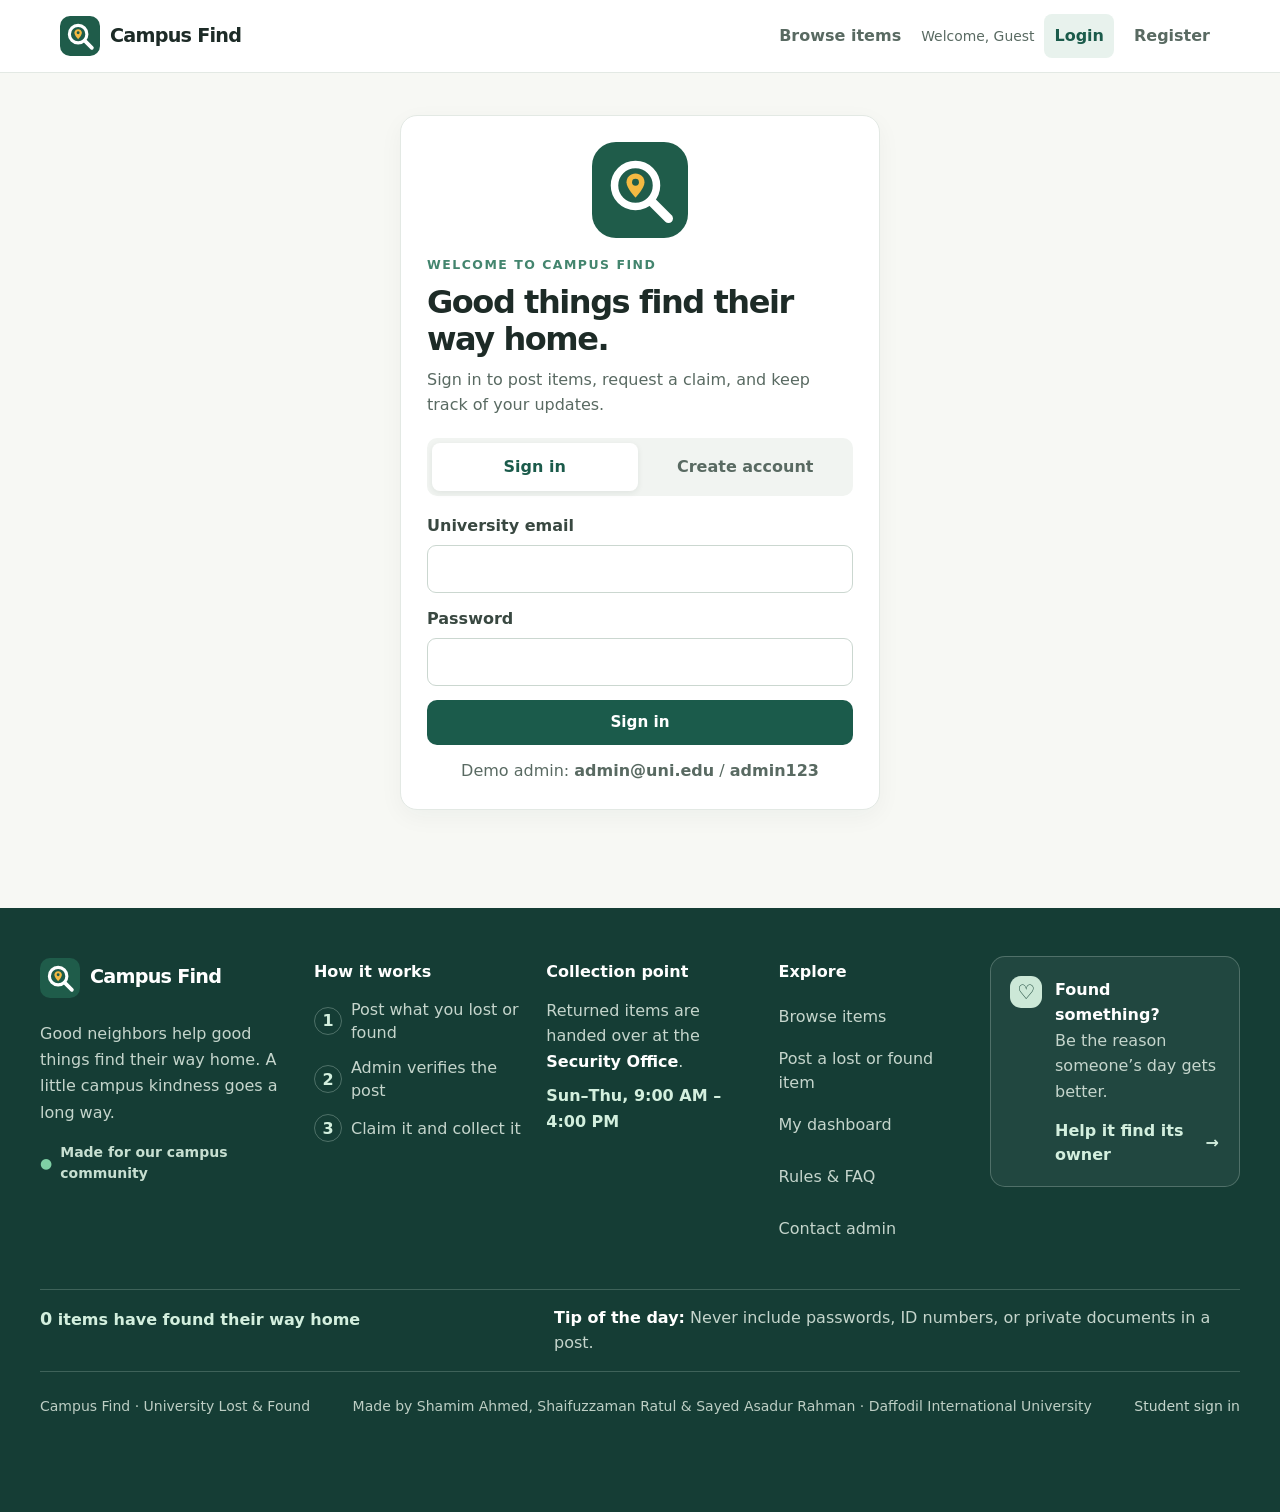
<file: admin.html>
<!doctype html>
<html lang="en">
<head>
  <meta charset="utf-8"><meta name="viewport" content="width=device-width, initial-scale=1">
  <title>Admin panel — Campus Find</title><link rel="icon" type="image/svg+xml" href="images/logo.svg"><link rel="stylesheet" href="css/style.css"><link rel="stylesheet" href="css/pages.css">
</head>
<body data-protected="admin">
  <div id="site-nav"></div>
  <main class="page-shell">
    <header class="page-heading"><p class="eyebrow">Campus Find administration</p><h1>Admin panel</h1><p>Review community posts and claim requests.</p></header>
    <section id="admin-stats" class="stats-grid" aria-label="Portal statistics"></section>
    <section class="admin-section"><div class="section-heading"><div><p class="eyebrow">Needs review</p><h2>Pending posts</h2></div></div><div id="pending-posts"></div></section>
    <section class="admin-section"><div class="section-heading"><div><p class="eyebrow">Owner requests</p><h2>Pending claims</h2></div></div><div id="pending-claims"></div></section>
    <section class="admin-section"><div class="section-heading"><div><p class="eyebrow">Community</p><h2>Users</h2></div></div><div id="admin-users"></div></section>
    <section class="admin-section"><div class="section-heading"><div><p class="eyebrow">Moderation</p><h2>All posts</h2></div></div><div id="all-admin-posts"></div></section>
  </main>
  <div id="site-footer"></div><div id="toast-region" class="toast-region" aria-live="polite"></div>
  <script defer src="js/locations.js"></script><script defer src="js/storage.js"></script><script defer src="js/auth.js"></script>
  <script defer src="js/main.js"></script><script defer src="js/admin.js"></script>
</body>
</html>
</file>
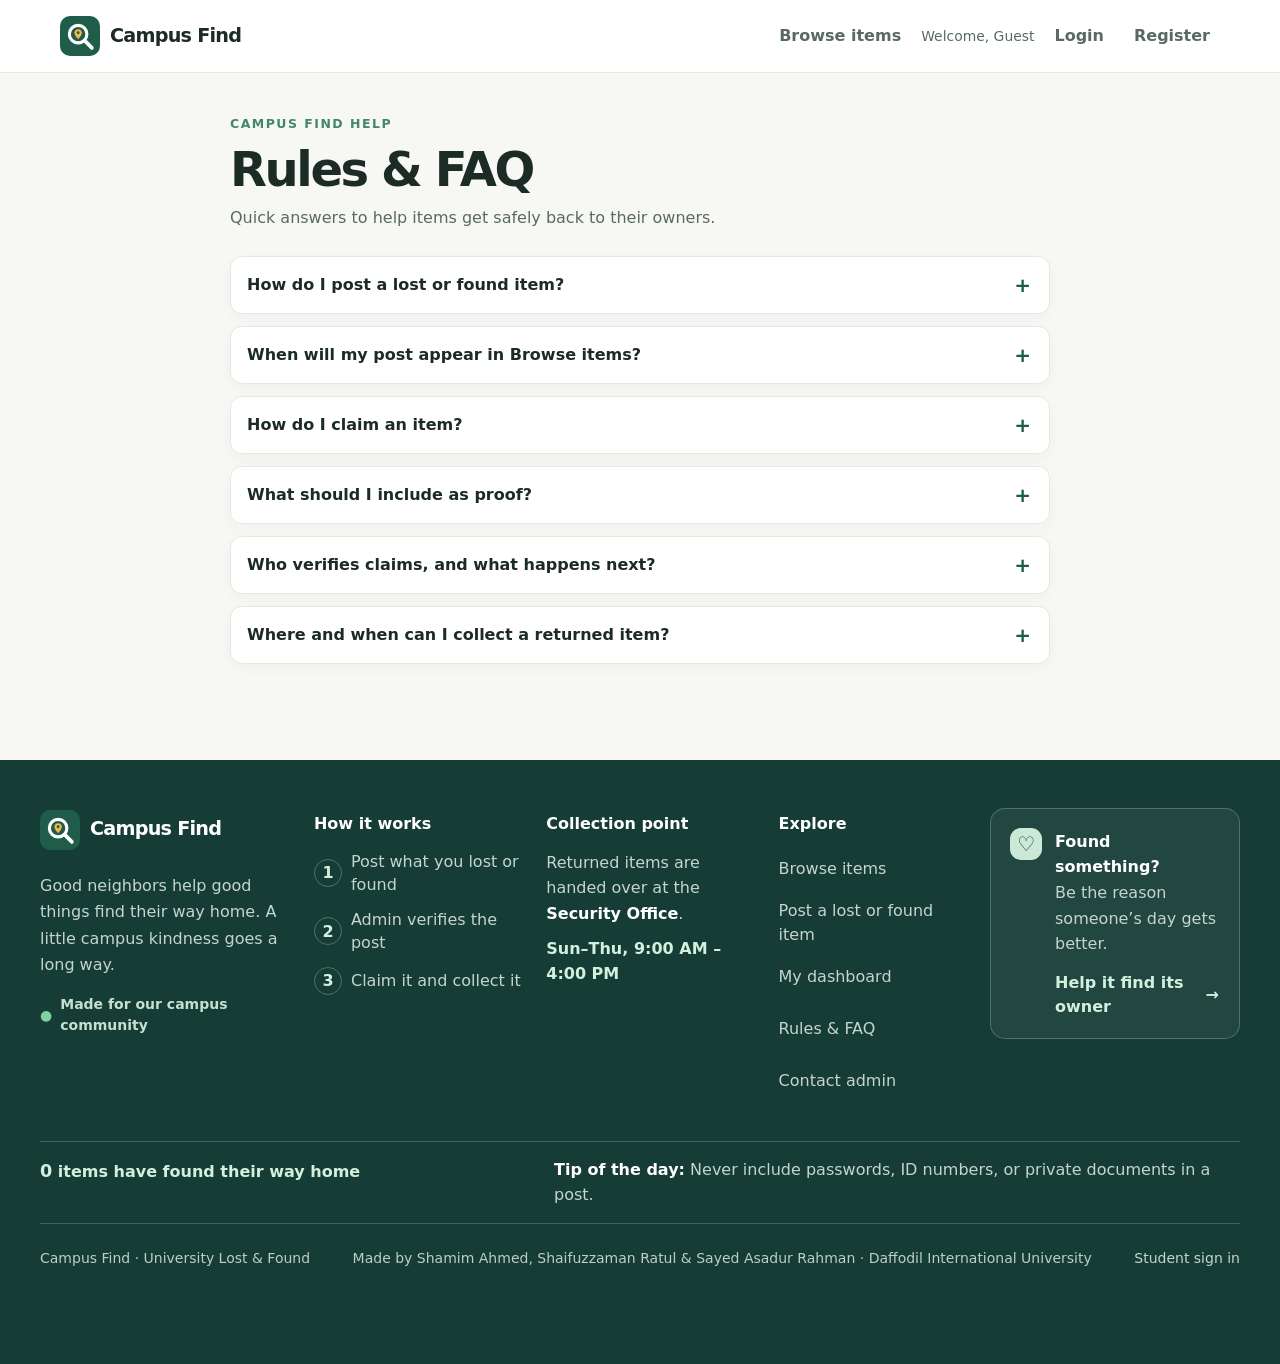
<file: faq.html>
<!doctype html>
<html lang="en">
<head>
  <meta charset="utf-8">
  <meta name="viewport" content="width=device-width, initial-scale=1">
  <meta name="theme-color" content="#153d35">
  <title>Rules &amp; FAQ — Campus Find</title>
  <link rel="icon" type="image/svg+xml" href="images/logo.svg">
  <link rel="stylesheet" href="css/style.css">
  <link rel="stylesheet" href="css/pages.css">
</head>
<body>
  <div id="site-nav"></div>
  <main class="page-shell narrow-shell">
    <header class="page-heading">
      <p class="eyebrow">Campus Find help</p>
      <h1>Rules &amp; FAQ</h1>
      <p>Quick answers to help items get safely back to their owners.</p>
    </header>
    <section class="faq-list" aria-label="Frequently asked questions">
      <details>
        <summary>How do I post a lost or found item?</summary>
        <p>Sign in, choose “Post an item,” and add the type, description, campus location, date, and contact number. A photo is optional. Posts stay private until an admin reviews them.</p>
      </details>
      <details>
        <summary>When will my post appear in Browse items?</summary>
        <p>Every new post is marked Pending and is visible only to you and the admin team. It appears publicly after an admin approves it.</p>
      </details>
      <details>
        <summary>How do I claim an item?</summary>
        <p>Open an approved item, sign in, and submit a claim with a contact number and proof that identifies it as yours. Include details that are not already shown in the public post.</p>
      </details>
      <details>
        <summary>What should I include as proof?</summary>
        <p>Describe a unique mark, an item kept inside, or another detail only the owner would know. Do not share passwords, full ID numbers, or other sensitive information.</p>
      </details>
      <details>
        <summary>Who verifies claims, and what happens next?</summary>
        <p>An admin makes the final decision after reviewing the claim. If approved, the item is marked Returned and other pending claims for it are rejected.</p>
      </details>
      <details>
        <summary>Where and when can I collect a returned item?</summary>
        <p>Returned items are handed over at the Security Office, Sunday through Thursday, 9:00 AM–4:00 PM. Contact the admin team if you need help arranging a collection.</p>
      </details>
    </section>
  </main>
  <div id="site-footer"></div>
  <div id="toast-region" class="toast-region" aria-live="polite"></div>
  <script defer src="js/locations.js"></script>
  <script defer src="js/storage.js"></script>
  <script defer src="js/auth.js"></script>
  <script defer src="js/main.js"></script>
</body>
</html>
</file>
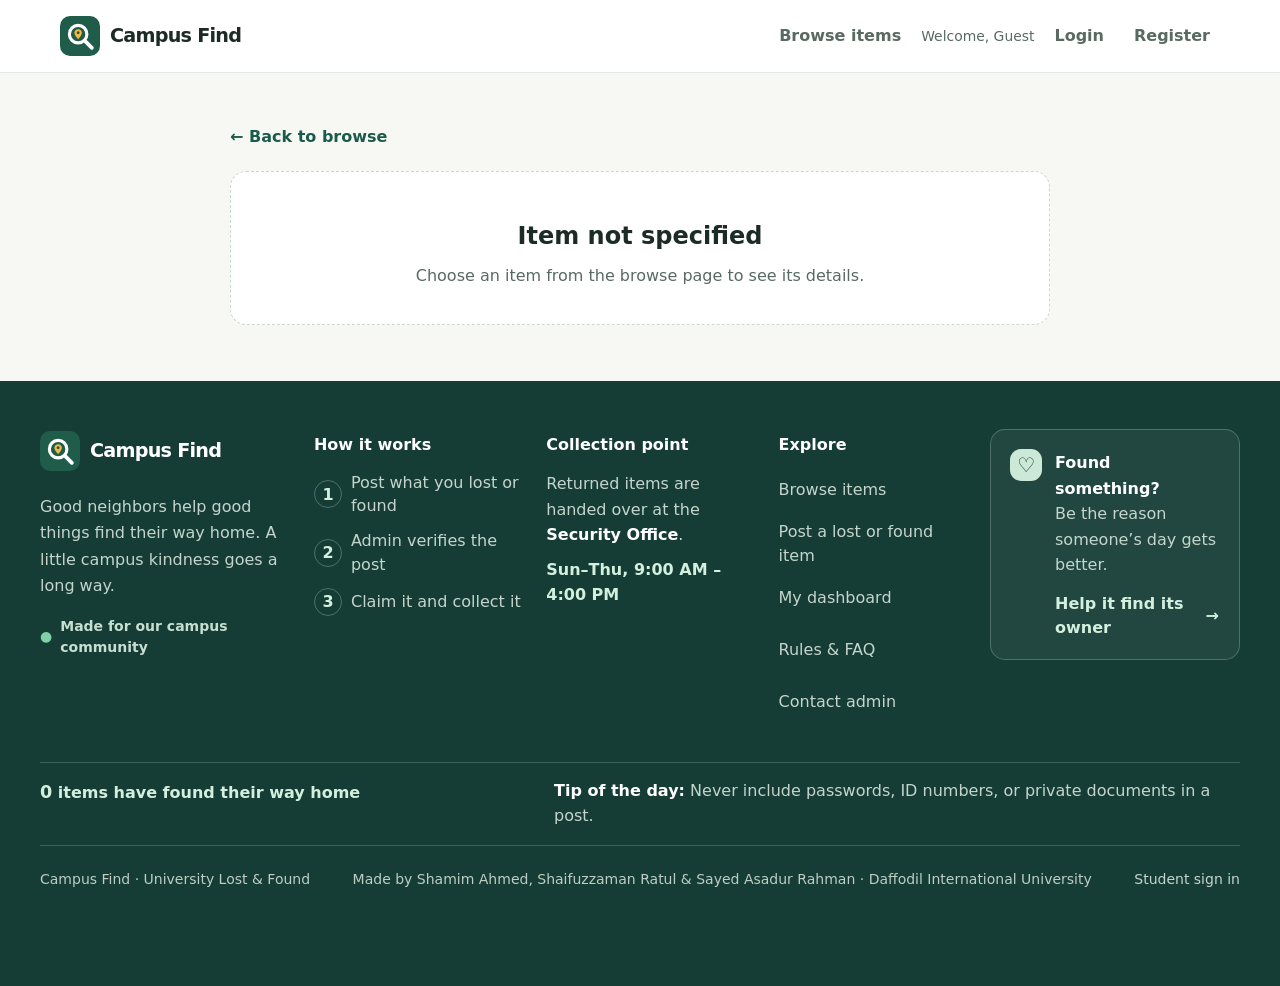
<file: item-details.html>
<!doctype html>
<html lang="en">
<head>
  <meta charset="utf-8"><meta name="viewport" content="width=device-width, initial-scale=1">
  <title>Item details — Campus Find</title><link rel="icon" type="image/svg+xml" href="images/logo.svg"><link rel="stylesheet" href="css/style.css"><link rel="stylesheet" href="css/pages.css">
</head>
<body>
  <div id="site-nav"></div>
  <main class="page-shell narrow-shell">
    <a class="back-link" href="items.html">← Back to browse</a>
    <div id="item-detail-root" aria-live="polite"></div>
  </main>
  <div id="site-footer"></div><div id="toast-region" class="toast-region" aria-live="polite"></div>
  <script defer src="js/locations.js"></script><script defer src="js/storage.js"></script><script defer src="js/auth.js"></script>
  <script defer src="js/main.js"></script><script defer src="js/claims.js"></script>
</body>
</html>
</file>
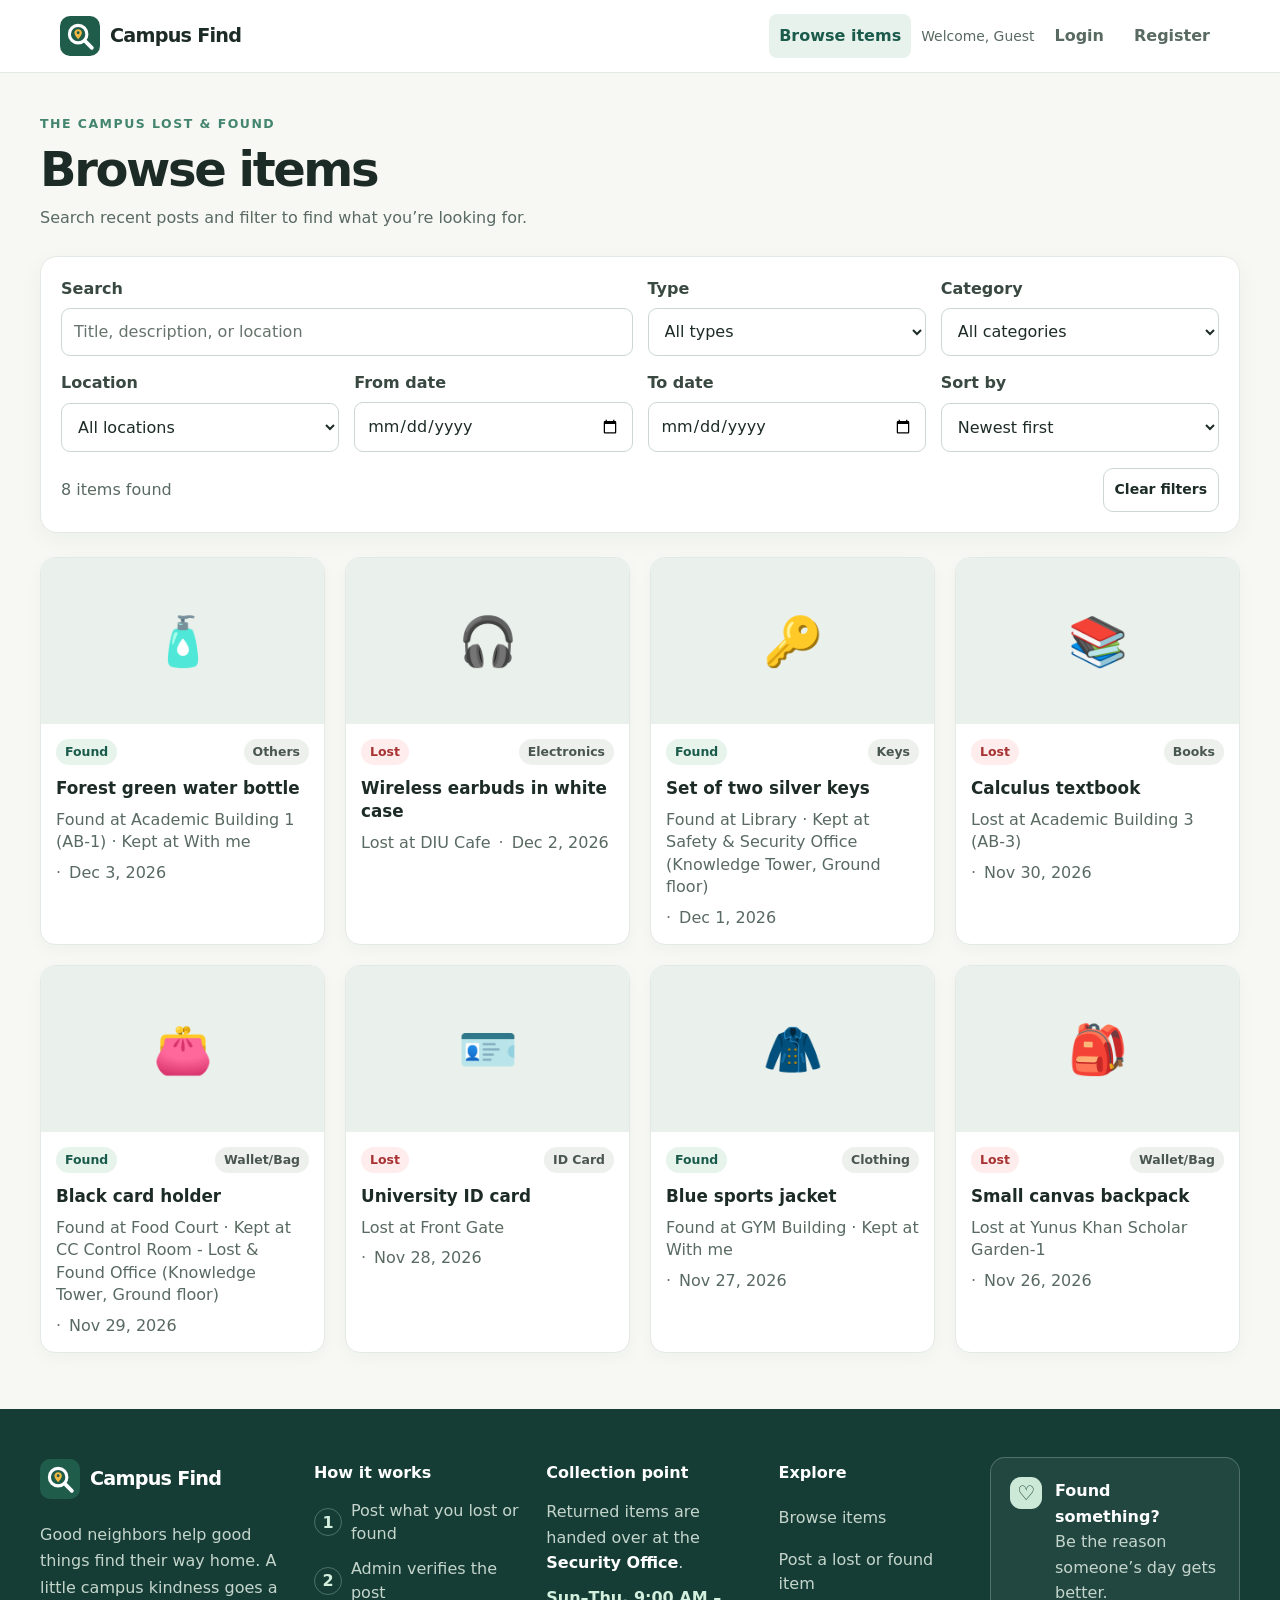
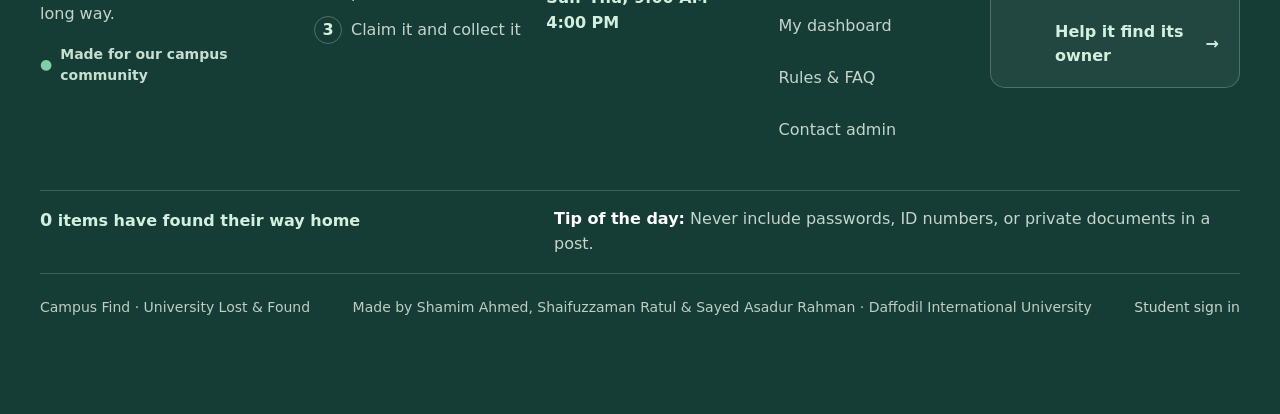
<file: items.html>
<!doctype html>
<html lang="en">
<head>
  <meta charset="utf-8"><meta name="viewport" content="width=device-width, initial-scale=1">
  <title>Browse items — Campus Find</title><link rel="icon" type="image/svg+xml" href="images/logo.svg"><link rel="stylesheet" href="css/style.css"><link rel="stylesheet" href="css/pages.css">
</head>
<body>
  <div id="site-nav"></div>
  <main class="page-shell">
    <header class="page-heading"><p class="eyebrow">The campus lost &amp; found</p><h1>Browse items</h1>
      <p>Search recent posts and filter to find what you’re looking for.</p></header>
    <section id="item-filter-panel" class="filter-panel" aria-label="Search and filter items">
      <button id="filters-toggle" class="filters-toggle" type="button" aria-expanded="false" aria-controls="filter-content">Filters</button>
      <div id="filter-content" class="filter-content">
        <div class="filter-grid">
          <div class="field field-wide"><label for="item-search">Search</label><input id="item-search" type="search" placeholder="Title, description, or location"></div>
          <div class="field"><label for="filter-type">Type</label><select id="filter-type"><option value="">All types</option><option>Lost</option><option>Found</option></select></div>
          <div class="field"><label for="filter-category">Category</label><select id="filter-category"><option value="">All categories</option><option>Electronics</option><option>ID Card</option><option>Books</option><option>Clothing</option><option>Keys</option><option>Wallet/Bag</option><option>Others</option></select></div>
          <div class="field"><label for="filter-location">Location</label><select id="filter-location"><option value="">All locations</option></select></div>
          <div class="field"><label for="filter-from">From date</label><input id="filter-from" type="date"></div>
          <div class="field"><label for="filter-to">To date</label><input id="filter-to" type="date"></div>
          <div class="field"><label for="filter-sort">Sort by</label><select id="filter-sort"><option value="newest">Newest first</option><option value="oldest">Oldest first</option></select></div>
        </div>
        <div class="filter-actions"><span id="results-count" class="muted"></span><button id="clear-filters" class="button button-outline button-small" type="button">Clear filters</button></div>
      </div>
    </section>
    <section><div id="all-items" class="item-grid" aria-live="polite"></div>
      <div id="items-empty" class="empty-state" hidden><span aria-hidden="true">🔎</span><h2>No items found</h2><p>Try changing your search or clearing some filters.</p></div>
    </section>
  </main>
  <div id="site-footer"></div><div id="toast-region" class="toast-region" aria-live="polite"></div>
  <script defer src="js/locations.js"></script><script defer src="js/storage.js"></script><script defer src="js/auth.js"></script>
  <script defer src="js/main.js"></script><script defer src="js/items.js"></script>
</body>
</html>
</file>
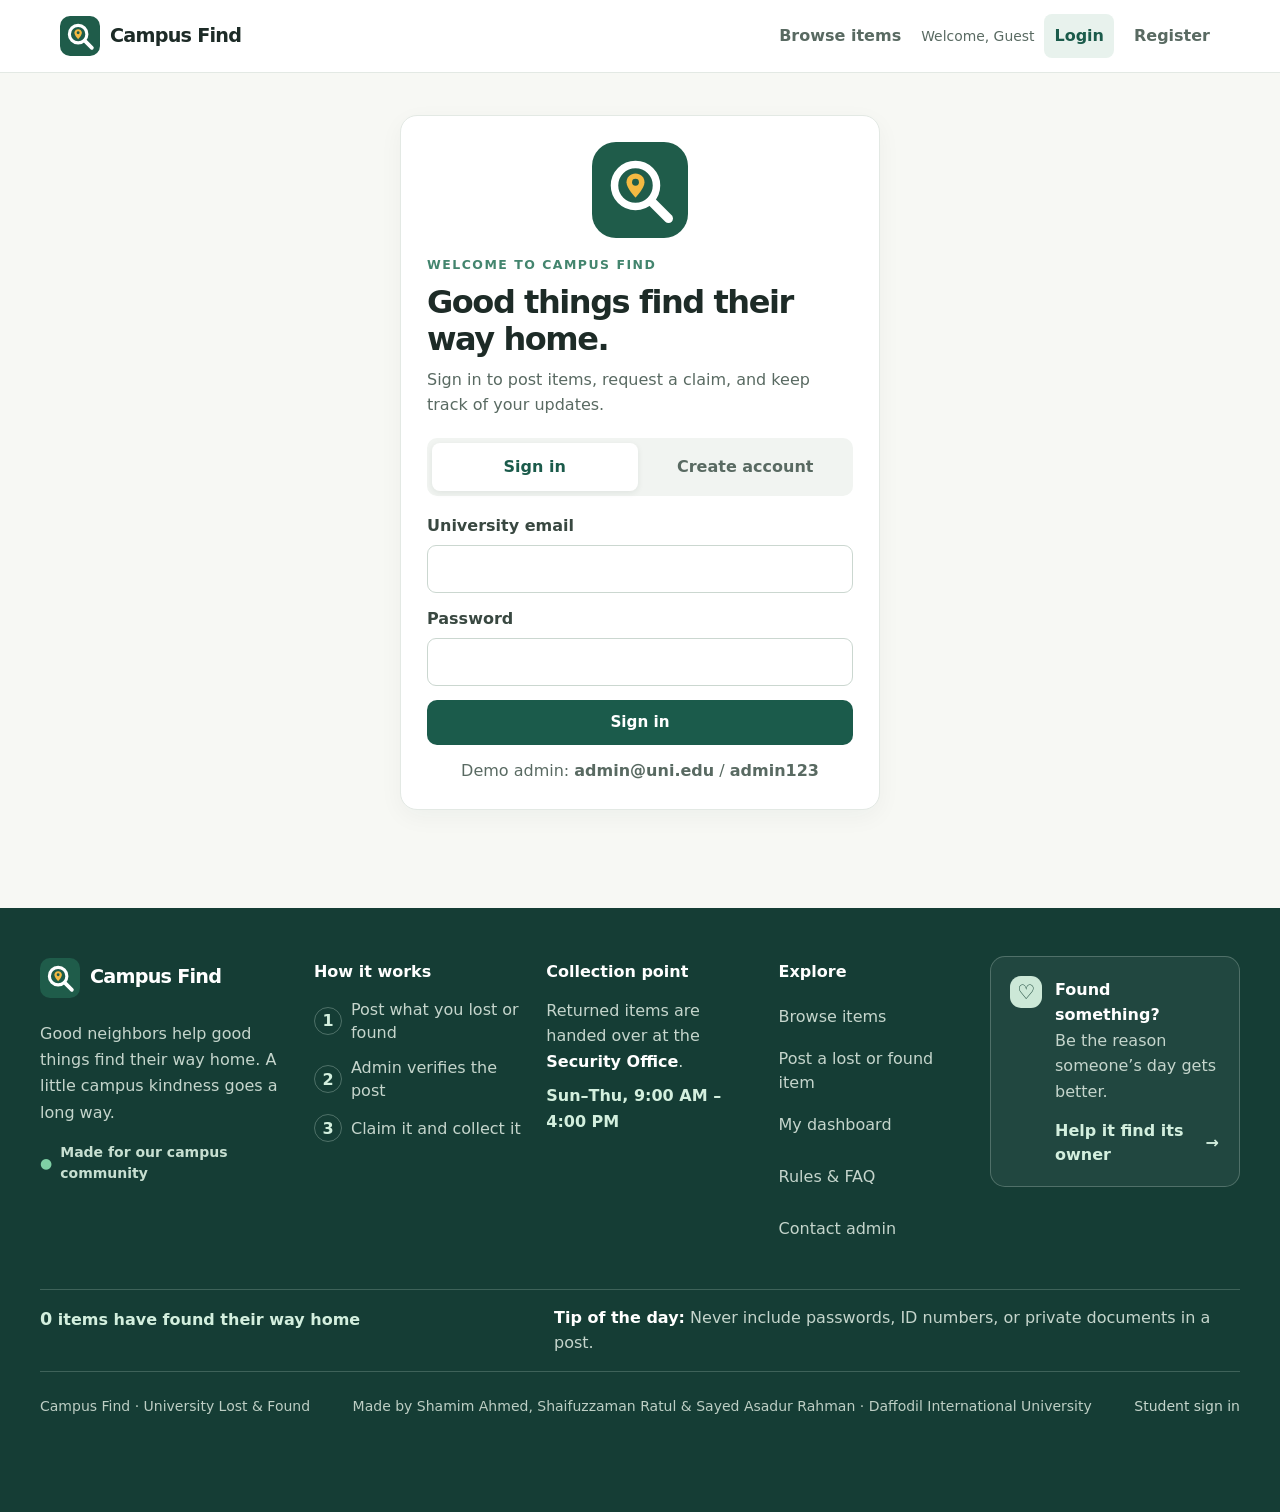
<file: login.html>
<!doctype html>
<html lang="en">
<head>
  <meta charset="utf-8"><meta name="viewport" content="width=device-width, initial-scale=1">
  <title>Sign in — Campus Find</title><link rel="icon" type="image/svg+xml" href="images/logo.svg"><link rel="stylesheet" href="css/style.css"><link rel="stylesheet" href="css/pages.css">
</head>
<body>
  <div id="site-nav"></div>
  <main class="auth-shell">
    <section class="auth-card">
      <img class="auth-logo" src="images/logo.svg" alt="Campus Find logo" width="96" height="96">
      <div class="auth-intro"><p class="eyebrow">Welcome to Campus Find</p><h1>Good things find their way home.</h1><p>Sign in to post items, request a claim, and keep track of your updates.</p></div>
      <div class="auth-tabs" role="tablist" aria-label="Account options"><button id="login-tab" class="auth-tab active" role="tab" aria-selected="true" aria-controls="login-panel">Sign in</button><button id="register-tab" class="auth-tab" role="tab" aria-selected="false" aria-controls="register-panel">Create account</button></div>
      <form id="login-panel" class="auth-form" role="tabpanel" novalidate>
        <div id="login-error" class="form-error" role="alert" hidden></div>
        <div class="field"><label for="login-email">University email</label><input id="login-email" type="email" required autocomplete="email"></div>
        <div class="field"><label for="login-password">Password</label><input id="login-password" type="password" required autocomplete="current-password"></div>
        <button class="button button-primary button-full" type="submit">Sign in</button>
        <p class="demo-hint">Demo admin: <strong>admin@uni.edu</strong> / <strong>admin123</strong></p>
      </form>
      <form id="register-panel" class="auth-form" role="tabpanel" hidden novalidate>
        <div id="register-error" class="form-error" role="alert" hidden></div>
        <div class="field"><label for="register-name">Full name</label><input id="register-name" required maxlength="80" autocomplete="name"></div>
        <div class="field"><label for="register-student-id">Student ID</label><input id="register-student-id" required maxlength="40"></div>
        <div class="field"><label for="register-email">University email</label><input id="register-email" type="email" required autocomplete="email"></div>
        <div class="field"><label for="register-phone">Phone</label><input id="register-phone" type="tel" required maxlength="30" autocomplete="tel"></div>
        <div class="field"><label for="register-password">Password (at least 6 characters)</label><input id="register-password" type="password" required minlength="6" autocomplete="new-password"></div>
        <button class="button button-primary button-full" type="submit">Create account</button>
      </form>
    </section>
  </main>
  <div id="site-footer"></div><div id="toast-region" class="toast-region" aria-live="polite"></div>
  <script defer src="js/locations.js"></script><script defer src="js/storage.js"></script><script defer src="js/auth.js"></script><script defer src="js/main.js"></script>
</body>
</html>
</file>
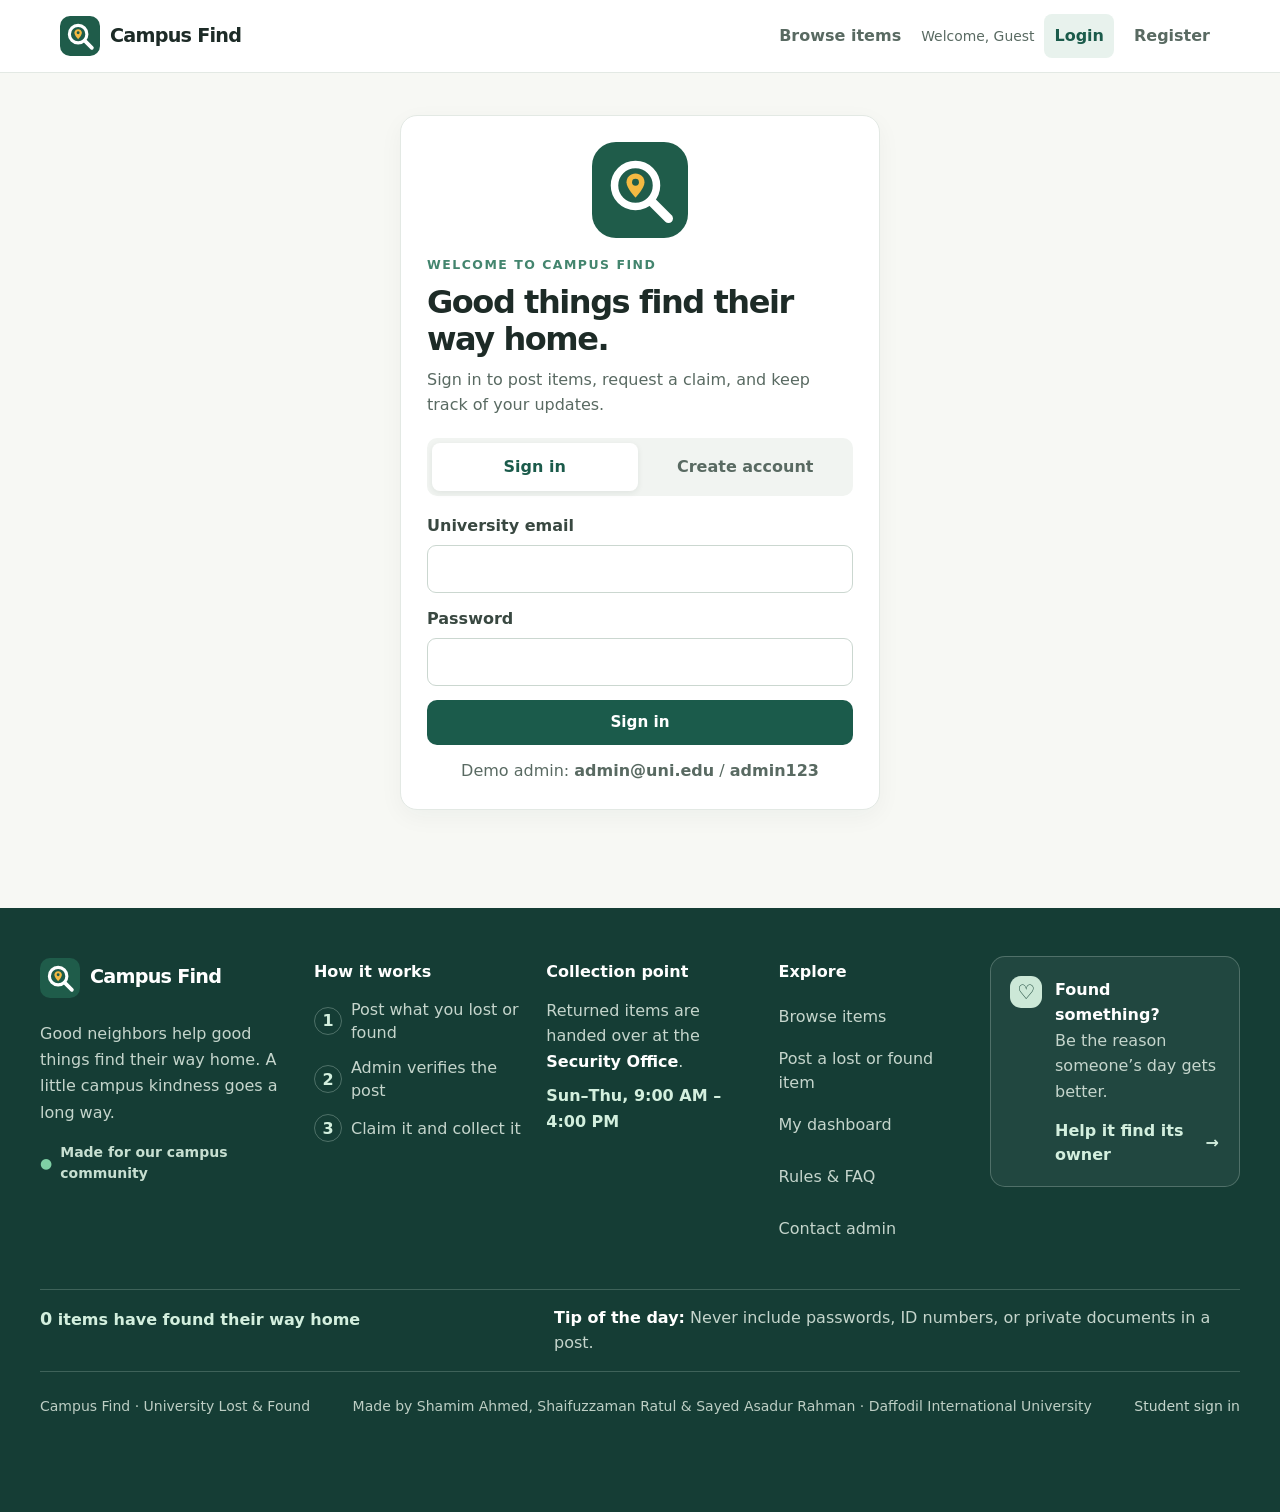
<file: my-dashboard.html>
<!doctype html>
<html lang="en">
<head>
  <meta charset="utf-8"><meta name="viewport" content="width=device-width, initial-scale=1">
  <title>My dashboard — Campus Find</title><link rel="icon" type="image/svg+xml" href="images/logo.svg"><link rel="stylesheet" href="css/style.css"><link rel="stylesheet" href="css/pages.css">
</head>
<body data-protected="student">
  <div id="site-nav"></div>
  <main class="page-shell">
    <header class="page-heading"><p class="eyebrow">Your campus activity</p><h1>My dashboard</h1><p>Manage your posts and follow the progress of your claims.</p></header>
    <div class="dashboard-tabs" role="tablist" aria-label="Dashboard sections">
      <button class="dashboard-tab active" data-tab="posts" role="tab" aria-selected="true">My posts</button>
      <button class="dashboard-tab" data-tab="claims" role="tab" aria-selected="false">My claims</button>
      <button class="dashboard-tab" data-tab="received" role="tab" aria-selected="false">Claims received</button>
    </div>
    <section id="dashboard-posts" class="dashboard-panel" aria-live="polite"></section>
    <section id="dashboard-claims" class="dashboard-panel" aria-live="polite" hidden></section>
    <section id="dashboard-received" class="dashboard-panel" aria-live="polite" hidden></section>
  </main>
  <div id="site-footer"></div><div id="toast-region" class="toast-region" aria-live="polite"></div>
  <script defer src="js/locations.js"></script><script defer src="js/storage.js"></script><script defer src="js/auth.js"></script>
  <script defer src="js/main.js"></script><script defer src="js/items.js"></script>
  <script defer src="js/claims.js"></script>
</body>
</html>
</file>
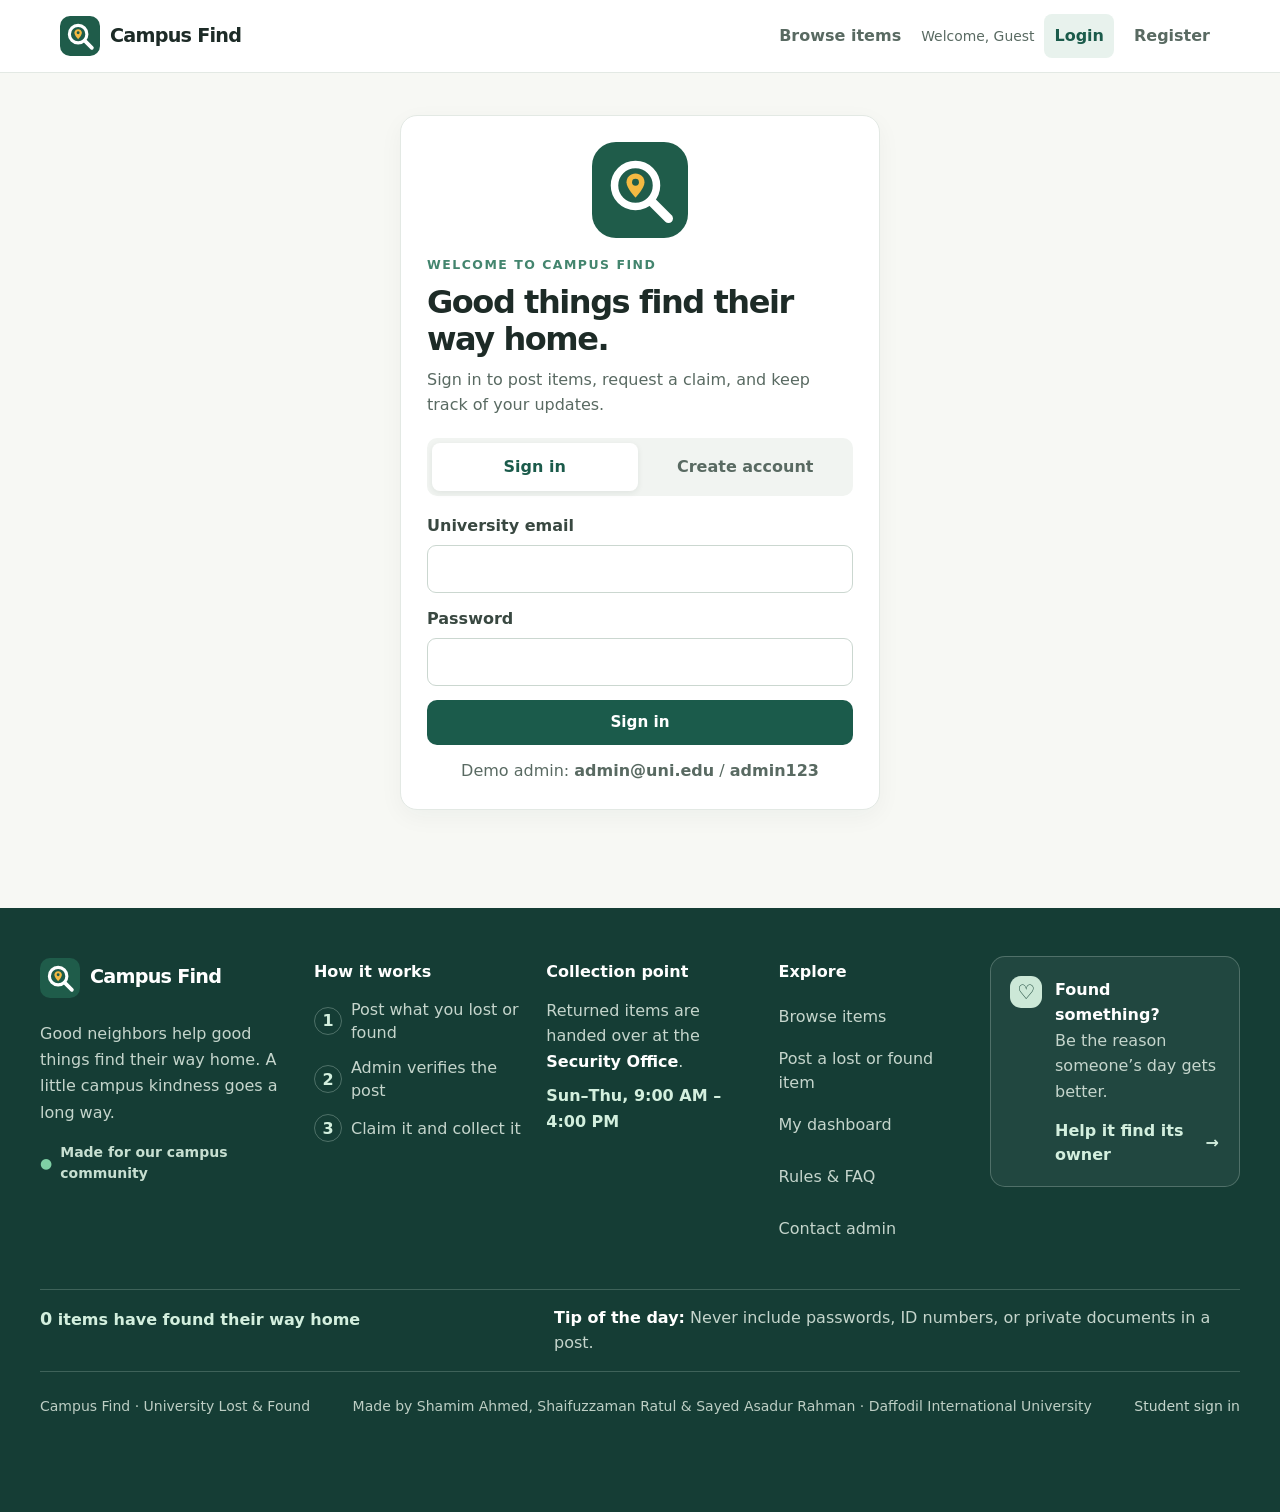
<file: post-item.html>
<!doctype html>
<html lang="en">
<head>
  <meta charset="utf-8"><meta name="viewport" content="width=device-width, initial-scale=1">
  <title>Post an item — Campus Find</title><link rel="icon" type="image/svg+xml" href="images/logo.svg"><link rel="stylesheet" href="css/style.css"><link rel="stylesheet" href="css/pages.css">
</head>
<body data-protected="student">
  <div id="site-nav"></div>
  <main class="page-shell narrow-shell">
    <header class="page-heading"><p class="eyebrow">Help your item find its owner</p><h1 id="post-page-title">Post an item</h1>
      <p>Posts are reviewed by the campus team before appearing publicly.</p></header>
    <form id="post-item-form" class="form-panel" novalidate>
      <div id="post-error" class="form-error" role="alert" hidden></div>
      <div class="form-grid">
        <div class="field"><label for="post-type">I have *</label><select id="post-type" required><option value="">Choose one</option><option>Lost</option><option>Found</option></select></div>
        <div class="field"><label for="post-category">Category *</label><select id="post-category" required><option value="">Choose category</option><option>Electronics</option><option>ID Card</option><option>Books</option><option>Clothing</option><option>Keys</option><option>Wallet/Bag</option><option>Others</option></select></div>
        <div class="field field-full"><label for="post-title">Item title *</label><input id="post-title" maxlength="80" required placeholder="e.g. Navy blue water bottle"></div>
        <div class="field field-full"><label for="post-description">Description *</label><textarea id="post-description" rows="4" maxlength="1000" required placeholder="Add identifying details that can help the right person recognize it."></textarea></div>
        <fieldset id="lost-location-fields" class="location-fieldset field-full" disabled>
          <legend>Where did you lose it? (choose up to 3 places) *</legend>
          <label for="post-lost-locations">Lost locations <span id="lost-location-counter" class="location-counter">0/3</span></label>
          <select id="post-lost-locations" multiple size="7" required aria-describedby="lost-location-help lost-location-feedback"></select>
          <p id="lost-location-help" class="field-hint">Select one to three places. Choose “Not sure” if you cannot narrow it down.</p>
          <div id="lost-location-chips" class="location-chips" aria-label="Selected lost locations"></div>
          <p id="lost-location-feedback" class="location-feedback" role="status" aria-live="polite"></p>
          <div class="field location-time-field"><label for="post-last-seen-time">Last seen time (optional)</label><input id="post-last-seen-time" type="time"></div>
        </fieldset>
        <fieldset id="found-location-fields" class="location-fieldset field-full" disabled>
          <legend>Found item location *</legend>
          <div class="location-form-grid">
            <div class="field">
              <label for="post-found-location">Where did you find it? *</label>
              <select id="post-found-location" required><option value="">Choose a place</option></select>
              <p id="found-location-detail" class="field-hint location-detail" hidden></p>
            </div>
            <div class="field">
              <label for="post-kept-at">Where is the item now? *</label>
              <select id="post-kept-at" required>
                <option value="">Choose one</option>
                <option>With me</option>
                <option>CC Control Room - Lost &amp; Found Office</option>
                <option>Safety &amp; Security Office</option>
                <option>Other</option>
              </select>
              <p id="kept-at-detail" class="field-hint location-detail" hidden></p>
            </div>
          </div>
        </fieldset>
        <div class="field"><label for="post-date">Date lost/found *</label><input id="post-date" type="date" required></div>
        <div class="field field-full"><label for="post-contact">Contact phone *</label><input id="post-contact" type="tel" maxlength="30" required placeholder="A number the owner can reach you at"></div>
        <div class="field field-full"><label for="post-photo">Photo (optional, max 1 MB)</label><input id="post-photo" type="file" accept="image/*">
          <p class="field-hint">Avoid showing personal information in the photo.</p><img id="photo-preview" class="photo-preview" alt="Preview of selected item photo" hidden></div>
      </div>
      <div class="form-actions"><a class="button button-outline" href="my-dashboard.html">Cancel</a><button class="button button-primary" type="submit">Submit for review</button></div>
    </form>
  </main>
  <div id="site-footer"></div><div id="toast-region" class="toast-region" aria-live="polite"></div>
  <script defer src="js/locations.js"></script><script defer src="js/storage.js"></script><script defer src="js/auth.js"></script>
  <script defer src="js/main.js"></script><script defer src="js/items.js"></script>
</body>
</html>
</file>
<file: css/style.css>
:root {
  --ink: #1d2b27;
  --muted: #596a62;
  --green: #1b5b4b;
  --green-dark: #153d35;
  --green-soft: #e8f2ed;
  --cream: #f7f8f4;
  --white: #fff;
  --line: #e3e9e4;
  --orange: #a5530c;
  --red: #a63232;
  --blue: #245c9e;
  --purple: #7042a1;
  --shadow: 0 12px 35px rgba(27, 55, 44, .08);
  --container: 75rem;
  --gutter: clamp(12px, 4vw, 24px);
  --space-1: .375rem;
  --space-2: .625rem;
  --space-3: .875rem;
  --space-4: 1rem;
  --space-5: 1.5rem;
  --space-6: 2rem;
  --text-small: .875rem;
  --text-body: 1rem;
  --text-large: clamp(1.25rem, 3vw, 1.75rem);
  font-family: Inter, ui-sans-serif, system-ui, -apple-system, BlinkMacSystemFont, "Segoe UI", sans-serif;
  color: var(--ink);
  background: var(--cream);
  font-synthesis: none;
  text-rendering: optimizeLegibility;
}

*, *::before, *::after { box-sizing: border-box; }
html { min-width: 320px; max-width: 100%; scroll-padding-top: 5rem; }
body {
  min-width: 320px;
  max-width: 100%;
  min-height: 100vh;
  min-height: 100dvh;
  margin: 0;
  display: flex;
  flex-direction: column;
  overflow-x: clip;
  color: var(--ink);
  background: var(--cream);
  font-size: var(--text-body);
  line-height: 1.5;
}
main { flex: 1; min-width: 0; }
img, svg, video { max-width: 100%; }
img { height: auto; }
a { color: inherit; }
button, input, select, textarea { font: inherit; }
button { cursor: pointer; }
:focus-visible { outline: 3px solid #79b89d; outline-offset: 3px; }
[hidden] { display: none !important; }
.muted { color: var(--muted); }
.sr-only { position: absolute; width: 1px; height: 1px; padding: 0; margin: -1px; overflow: hidden; clip: rect(0,0,0,0); white-space: nowrap; border: 0; }

.site-header { position: sticky; top: 0; z-index: 20; background: var(--white); border-bottom: 1px solid var(--line); }
.nav-inner {
  position: relative;
  width: min(100%, var(--container));
  min-height: 64px;
  margin: 0 auto;
  padding: 8px var(--gutter);
  display: flex;
  align-items: center;
  gap: 4px;
}
.brand { min-height: 44px; display: inline-flex; align-items: center; gap: 6px; flex: 0 0 auto; text-decoration: none; font-weight: 800; letter-spacing: -.04em; font-size: 1rem; }
.brand img { display: block; width: 40px; height: 40px; object-fit: contain; flex: 0 0 40px; }
.nav-mobile-account { display: flex; min-width: 0; align-items: center; justify-content: flex-end; gap: 2px; margin-left: auto; }
.nav-mobile-account .nav-user { overflow: hidden; max-width: clamp(40px, 14vw, 90px); white-space: nowrap; text-overflow: ellipsis; font-size: .8rem; }
.nav-mobile-account .button { padding-inline: 6px; font-size: .8rem; }
.nav-links {
  position: absolute;
  top: 100%;
  right: 0;
  left: 0;
  z-index: 21;
  display: none;
  width: 100%;
  padding: 8px var(--gutter) 16px;
  flex-direction: column;
  align-items: stretch;
  gap: 4px;
  border-top: 1px solid var(--line);
  background: var(--white);
  box-shadow: 0 14px 20px rgba(20, 45, 35, .12);
}
.nav-links.open { display: flex; }
.nav-links a { min-height: 44px; display: flex; align-items: center; padding: 8px 10px; border-radius: 8px; text-decoration: none; color: var(--muted); font-weight: 650; }
.nav-links a:hover, .nav-links a[aria-current="page"] { color: var(--green); background: var(--green-soft); }
.nav-links .nav-user { display: none; }
.nav-links .button { min-height: 44px; }
.nav-links [data-logout] { display: none; }
.nav-user { display: inline-flex; align-items: center; gap: 7px; color: var(--muted); font-size: .87rem; }
.nav-admin-badge { display: inline-flex; align-items: center; border-radius: 999px; padding: 3px 7px; color: #245c9e; background: #eaf2ff; font-size: .68rem; font-weight: 800; }
.nav-toggle { flex: 0 0 44px; width: 44px; height: 44px; display: grid; place-items: center; border: 1px solid var(--line); border-radius: 10px; background: white; color: var(--ink); font-size: 1.35rem; }

.button { min-height: 44px; display: inline-flex; justify-content: center; align-items: center; gap: 8px; padding: 10px 16px; border: 1px solid transparent; border-radius: 10px; font-size: .95rem; font-weight: 700; text-decoration: none; transition: background .16s, transform .16s, border-color .16s; }
.button:hover { transform: translateY(-1px); }
.button-primary { background: var(--green); color: white; }
.button-primary:hover { background: var(--green-dark); }
.button-light { background: white; color: var(--green-dark); }
.button-outline { border-color: #cbd7d0; background: white; color: var(--ink); }
.button-danger { border-color: #f2d1cd; background: #fff2f0; color: var(--red); }
.button-small { min-height: 44px; padding: 8px 11px; font-size: .875rem; }
.button-full { width: 100%; }

.site-footer { margin-top: 56px; padding: 0 var(--gutter) calc(5rem + env(safe-area-inset-bottom)); color: #e6eee9; background: #153d35; }
.footer-main { width: min(100%, var(--container)); margin: 0 auto; display: grid; grid-template-columns: minmax(0, 1fr); gap: 26px; padding: 36px 0 28px; }
.footer-logo { color: white; }
.footer-brand > p { max-width: 330px; margin: 16px 0; color: #c5d5cc; line-height: 1.65; }
.footer-community { display: inline-flex; align-items: center; gap: 8px; color: #c7dfd1; font-size: .875rem; font-weight: 700; }
.footer-community span { color: #7fd0a5; }
.footer-how h2, .footer-collection h2, .footer-links h2 { margin: 4px 0 14px; color: #fff; font-size: 1rem; }
.footer-how ol { display: grid; gap: 12px; margin: 0; padding: 0; list-style: none; }
.footer-how li { display: flex; align-items: center; gap: 9px; color: #c5d5cc; line-height: 1.45; }
.footer-how li span { flex: 0 0 28px; width: 28px; height: 28px; display: grid; place-items: center; border: 1px solid rgba(226,242,232,.28); border-radius: 50%; color: #d3efde; font-weight: 800; }
.footer-collection p { margin: 0 0 9px; color: #c5d5cc; line-height: 1.6; }
.footer-collection strong { color: white; }
.footer-collection .footer-hours { color: #d3efde; font-weight: 700; }
.footer-links { display: grid; align-content: start; gap: 8px; }
.footer-links h2 { margin-bottom: 3px; }
.footer-links a, .footer-bottom a { width: fit-content; min-height: 44px; display: inline-flex; align-items: center; color: #c5d5cc; text-decoration: none; }
.footer-links a:hover, .footer-bottom a:hover, .footer-cta:hover { color: white; text-decoration: underline; }
.footer-message { position: relative; align-self: start; padding: 20px 20px 19px 64px; border: 1px solid rgba(226,242,232,.24); border-radius: 15px; background: rgba(255,255,255,.055); }
.footer-heart { position: absolute; top: 19px; left: 19px; width: 32px; height: 32px; display: grid; place-items: center; border-radius: 11px; background: #cce8d7; color: #174437; font-size: 1.25rem; }
.footer-message p { margin: 0 0 14px; color: #c5d5cc; line-height: 1.6; }
.footer-message p strong { color: white; }
.footer-cta { min-height: 44px; display: inline-flex; align-items: center; color: #d3efde; text-decoration: none; font-weight: 800; }
.footer-info { width: min(100%, var(--container)); margin: 0 auto; display: grid; grid-template-columns: minmax(0, 1fr); gap: 9px; padding: 16px 0; border-top: 1px solid rgba(226,242,232,.2); border-bottom: 1px solid rgba(226,242,232,.2); }
.footer-info p { margin: 0; color: #c5d5cc; line-height: 1.55; }
.footer-info .footer-returned-count { color: #d3efde; font-weight: 700; }
.footer-returned-count strong { font-size: 1.1rem; }
.footer-tip strong { color: white; }
.footer-bottom { width: min(100%, var(--container)); margin: 0 auto; display: flex; flex-direction: column; align-items: center; gap: 4px; padding: 12px 0 4px; color: #bdcec4; text-align: center; font-size: .875rem; }
.footer-bottom a { font-size: .875rem; }
.footer-credit { max-width: 100%; color: #bdcec4; text-align: center; overflow-wrap: anywhere; }
.back-to-top { position: fixed; right: 12px; bottom: calc(12px + env(safe-area-inset-bottom)); z-index: 25; min-height: 44px; padding: 10px 14px; border: 1px solid #c8d8ce; border-radius: 999px; color: var(--green-dark); background: white; box-shadow: var(--shadow); font-weight: 800; }
.back-to-top:hover { border-color: var(--green); color: white; background: var(--green); }
.toast-region { position: fixed; right: 4vw; bottom: calc(70px + env(safe-area-inset-bottom)); z-index: 30; display: grid; gap: 10px; width: min(380px, 92vw); max-height: 70dvh; overflow-y: auto; }
.toast { max-width: 92vw; padding: 14px 17px; border-radius: 12px; color: white; background: var(--green-dark); box-shadow: var(--shadow); animation: toast-in .2s ease-out; overflow-wrap: anywhere; }
.toast.error { background: #9c3030; }
@keyframes toast-in { from { opacity: 0; transform: translateY(8px); } to { opacity: 1; transform: translateY(0); } }

@media (min-width: 640px) {
  :root { --gutter: 20px; }
  .footer-main { grid-template-columns: repeat(2, minmax(0, 1fr)); gap: 30px 24px; padding-top: 44px; }
  .footer-info { grid-template-columns: 1fr 1.4fr; gap: 24px; }
  .footer-bottom { flex-direction: row; justify-content: space-between; text-align: left; }
  .footer-credit { text-align: center; }
}

@media (min-width: 900px) {
  .nav-inner { min-height: 72px; padding-inline: var(--gutter); gap: 20px; }
  .brand { gap: 10px; font-size: 1.2rem; }
  .nav-mobile-account, .nav-toggle { display: none; }
  .nav-links, .nav-links.open { position: static; display: flex; width: auto; margin-left: auto; padding: 0; flex-direction: row; align-items: center; gap: 10px; border: 0; box-shadow: none; }
  .nav-links a { min-height: 44px; padding: 8px 10px; white-space: nowrap; }
  .nav-links .nav-user { display: inline-flex; white-space: nowrap; }
  .nav-links .button { min-height: 44px; }
  .nav-links [data-logout] { display: inline-flex; }
}

@media (min-width: 1200px) {
  .footer-main { grid-template-columns: 1.2fr 1fr 1fr .9fr 1.2fr; gap: 24px; padding: 48px 0 38px; }
}

@media (max-width: 359px) {
  .nav-inner { gap: 2px; padding-inline: 10px; }
  .brand { font-size: .94rem; }
  .nav-mobile-account .nav-user { max-width: 40px; }
  .nav-mobile-account .button { padding-inline: 5px; }
}

@media (max-width: 599px) {
  .footer-credit { width: 100%; text-align: center; }
}

@media (hover: none) {
  .button:hover { transform: none; }
  .footer-links a, .footer-bottom a { text-decoration: none; }
}

@media (prefers-reduced-motion: reduce) {
  html { scroll-behavior: auto; }
  *, *::before, *::after { scroll-behavior: auto !important; animation-duration: .01ms !important; animation-iteration-count: 1 !important; transition-duration: .01ms !important; }
}
</file>
<file: css/pages.css>
.section-shell, .page-shell { width: calc(100% - 24px); max-width: var(--container); margin-inline: auto; }
.page-shell { padding-top: 32px; }
.narrow-shell { max-width: 820px; }

.hero {
  position: relative;
  isolation: isolate;
  display: flex;
  flex-direction: column;
  gap: 30px;
  min-width: 0;
  padding: 38px var(--gutter);
  overflow: hidden;
  color: white;
  background: radial-gradient(ellipse at 78% 44%, rgba(114,180,137,.27), transparent 34%), linear-gradient(115deg, #12372f 0%, #1b5142 55%, #286a55 100%);
}
.hero::after { position: absolute; z-index: -1; top: -350px; right: -210px; width: 600px; height: 600px; border: 1px solid rgba(227,247,233,.1); border-radius: 50%; box-shadow: 0 0 0 55px rgba(227,247,233,.025), 0 0 0 110px rgba(227,247,233,.025); content: ""; }
.hero-copy { position: relative; z-index: 1; width: 100%; max-width: 700px; min-width: 0; }
.hero-logo { display: block; width: 96px; height: 96px; margin: 0 0 18px; object-fit: contain; }
.eyebrow { margin: 0 0 9px; color: #43856e; text-transform: uppercase; letter-spacing: .12em; font-size: .78rem; font-weight: 800; }
.hero .eyebrow { display: flex; align-items: center; gap: 9px; color: #b7ddca; }
.hero-live-dot { width: 8px; height: 8px; flex: 0 0 8px; border-radius: 50%; background: #8de0ad; box-shadow: 0 0 0 4px rgba(141,224,173,.14); }
.hero h1 { margin: 0 0 18px; font-size: clamp(2.35rem, 9vw, 4.1rem); line-height: 1.04; letter-spacing: -.055em; }
.hero h1 span { color: #c6e7d3; font-family: Georgia, "Times New Roman", serif; font-weight: 500; font-style: italic; letter-spacing: -.06em; }
.hero-copy > p:not(.eyebrow) { max-width: 500px; color: #e0eee6; font-size: 1rem; line-height: 1.7; }
.hero-actions { display: grid; gap: 10px; margin-top: 24px; }
.hero-actions .button { width: 100%; }
.hero-trust { display: flex; align-items: center; gap: 12px; margin-top: 25px; color: #d3e2d9; line-height: 1.45; }
.hero-trust strong { color: white; }
.trust-avatars { display: flex; flex: 0 0 auto; padding-left: 4px; }
.trust-avatars i { width: 31px; height: 31px; display: grid; place-items: center; margin-left: -4px; border: 2px solid #245c4a; border-radius: 50%; background: #f1e8d2; font-size: .85rem; font-style: normal; }
.trust-avatars i:nth-child(2) { background: #d0e7d6; }
.trust-avatars i:nth-child(3) { background: #efd5cb; }

.campus-map-wrap { position: relative; z-index: 1; width: 100%; min-width: 0; }
.campus-map-header { display: flex; flex-direction: column; align-items: stretch; gap: 12px; margin: 0 0 16px; }
.campus-map-header h2 { margin: 0; color: white; font-size: clamp(1.35rem, 4vw, 1.8rem); letter-spacing: -.035em; }
.campus-map-toggle { display: flex; align-self: stretch; gap: 4px; width: fit-content; max-width: 100%; padding: 4px; border: 1px solid rgba(234,246,237,.3); border-radius: 11px; background: rgba(0,0,0,.12); }
.campus-map-toggle button { min-width: 64px; min-height: 44px; padding: 7px 12px; border: 0; border-radius: 8px; color: #e2eee7; background: transparent; font-weight: 750; }
.campus-map-toggle button.active { color: #173f35; background: #eff5e9; }
.campus-image-map { position: relative; width: 100%; aspect-ratio: 16 / 9; margin: 0 0 22px; border: 1px solid rgba(235,246,235,.75); border-radius: 16px; background-color: #e8eee1; background-position: center; background-size: cover; box-shadow: 0 14px 36px rgba(4,28,21,.2); }
.campus-map-wrap.has-campus-map-image .location-group-grid { display: none; }
.campus-image-pin { position: absolute; display: flex; min-width: 44px; min-height: 44px; align-items: center; justify-content: center; gap: 3px; padding: 5px; transform: translate(-50%, -50%); border: 1px solid rgba(255,255,255,.9); border-radius: 999px; background: #fffdf5; box-shadow: 0 3px 10px rgba(20,50,37,.28); }
.campus-image-pin .place-pin-dot { width: 9px; height: 9px; flex-basis: 9px; }
.campus-image-pin .place-counts { gap: 2px; }
.campus-image-pin .place-count { min-width: 16px; height: 16px; padding: 0 3px; font-size: .65rem; }
.location-group-grid { display: block; max-height: 370px; overflow-y: auto; padding-right: 5px; }
.location-group { display: flex; min-width: 0; min-height: 0; flex-direction: column; margin-bottom: 12px; padding: 14px; border: 1px solid rgba(236,246,235,.8); border-radius: 15px; color: #203c2e; background: #f7f6ec; box-shadow: 0 9px 22px rgba(4,28,21,.13); }
.location-group h3 { margin: 0 0 11px; color: #234534; font-size: 1rem; line-height: 1.35; }
.location-group-places { display: grid; grid-template-columns: minmax(0, 1fr); align-content: start; gap: 7px; min-height: 0; }
.campus-place-pin { display: flex; min-width: 0; min-height: 44px; align-items: center; gap: 8px; padding: 6px 8px; border: 1px solid #dfe6d9; border-radius: 8px; color: #294536; background: #fff; text-align: left; }
.campus-place-pin:hover, .campus-place-pin:focus-visible { border-color: #6b9b75; background: #edf4e9; }
.place-pin-dot { display: inline-block; width: 10px; height: 10px; flex: 0 0 10px; border: 1px solid white; border-radius: 50%; background: #75867b; box-shadow: 0 0 0 1px rgba(40,70,51,.18); }
.pin-lost .place-pin-dot { background: #c94f46; }
.pin-found .place-pin-dot { background: #31845e; }
.pin-empty .place-pin-dot { background: #75867b; }
.place-pin-label { flex: 1; min-width: 0; color: inherit; font-size: 1rem; font-weight: 650; line-height: 1.3; overflow-wrap: anywhere; }
.place-counts { display: inline-flex; flex: 0 0 auto; align-items: center; gap: 4px; }
.place-count { min-width: 20px; height: 20px; display: inline-flex; align-items: center; justify-content: center; padding: 0 5px; border-radius: 999px; color: white; font-size: .75rem; font-weight: 800; line-height: 1; }
.place-count-lost { background: #bd473e; }
.place-count-found { background: #28774f; }
.campus-location-panel { margin-top: 22px; padding: 18px; border: 1px solid rgba(236,246,235,.8); border-radius: 15px; color: #203c2e; background: #f8f7ef; }
.location-panel-heading { display: flex; align-items: center; gap: 8px; margin-bottom: 15px; }
.location-panel-heading h3 { flex: 1; margin: 0; font-size: 1.1rem; }
.location-panel-heading .button { flex: 0 0 auto; }
.location-panel-close { width: 44px; height: 44px; flex: 0 0 44px; border: 1px solid var(--line); border-radius: 50%; color: var(--ink); background: white; font-size: 1.2rem; }
.location-panel-lists { display: grid; grid-template-columns: minmax(0, 1fr); gap: 16px; }
.location-panel-lists section { min-width: 0; }
.location-panel-lists h4 { margin: 0 0 9px; color: #244c36; }
.location-panel-lists ul { display: grid; gap: 8px; margin: 0; padding: 0; list-style: none; }
.location-panel-lists li { display: flex; min-width: 0; flex-direction: column; gap: 4px; padding: 10px; border: 1px solid #e0e6dc; border-radius: 9px; background: white; }
.location-panel-lists li a { color: #245c4a; font-weight: 700; overflow-wrap: anywhere; }
.location-panel-lists li span, .location-list-empty { color: #596a62; font-size: .9rem; }
.location-list-empty { margin: 0; }
.hero-note { display: flex; width: fit-content; max-width: 100%; align-items: center; gap: 10px; margin: 16px 0 0 auto; padding: 12px; border: 1px solid rgba(255,255,255,.65); border-radius: 14px; color: #58675e; background: rgba(255,255,255,.95); box-shadow: 0 12px 28px rgba(7,31,23,.18); line-height: 1.5; }
.hero-note strong { color: #214638; }
.hero-note-icon { width: 36px; height: 36px; flex: 0 0 36px; display: grid; place-items: center; border-radius: 10px; color: #fff; background: #43856e; font-size: 1.2rem; }

.quick-search { position: relative; z-index: 2; display: flex; flex-direction: column; align-items: stretch; gap: 16px; margin-top: -14px; padding: 20px; border-radius: 16px; background: white; box-shadow: var(--shadow); }
.quick-search h2, .section-heading h2, .callout h2 { margin: 0; letter-spacing: -.035em; }
.quick-search-form { display: grid; gap: 9px; width: 100%; }
.quick-search-form input { min-width: 0; width: 100%; min-height: 48px; }
.section-shell:not(.quick-search) { margin-top: 44px; }
.section-heading { display: flex; flex-direction: column; align-items: flex-start; gap: 10px; margin-bottom: 18px; }
.text-link, .back-link { min-height: 44px; display: inline-flex; align-items: center; color: var(--green); font-weight: 700; text-decoration: none; }
.text-link:hover, .back-link:hover { text-decoration: underline; }
.callout { display: flex; flex-direction: column; align-items: flex-start; gap: 20px; padding: 22px; border-radius: 18px; background: #eaf3ed; }
.callout p:not(.eyebrow) { margin-bottom: 0; color: var(--muted); line-height: 1.6; }
.page-heading { margin-bottom: 24px; }
.page-heading h1 { margin: 0 0 9px; font-size: clamp(2rem, 8vw, 3rem); letter-spacing: -.05em; line-height: 1.12; overflow-wrap: anywhere; }
.page-heading > p:last-child { margin: 0; color: var(--muted); line-height: 1.65; }

.faq-list { display: grid; gap: 12px; margin-bottom: 40px; }
.faq-list details { overflow: hidden; border: 1px solid var(--line); border-radius: 12px; background: white; box-shadow: 0 4px 14px rgba(27,55,44,.035); }
.faq-list summary { position: relative; min-height: 56px; padding: 16px 48px 16px 16px; color: var(--ink); font-weight: 750; cursor: pointer; list-style: none; }
.faq-list summary::-webkit-details-marker { display: none; }
.faq-list summary::after { position: absolute; top: 50%; right: 18px; color: var(--green); font-size: 1.25rem; transform: translateY(-50%); content: "+"; }
.faq-list details[open] summary::after { content: "−"; }
.faq-list details[open] summary { border-bottom: 1px solid var(--line); }
.faq-list details p { margin: 0; padding: 15px 16px 18px; color: var(--muted); line-height: 1.7; }

.item-grid { display: grid; grid-template-columns: repeat(auto-fill, minmax(min(100%, 260px), 1fr)); gap: 16px; }
.item-card { min-width: 0; overflow: hidden; border: 1px solid var(--line); border-radius: 15px; background: white; box-shadow: 0 5px 16px rgba(27,55,44,.035); transition: transform .18s, box-shadow .18s; }
.item-card:hover { transform: translateY(-2px); box-shadow: var(--shadow); }
.item-card-link { display: block; height: 100%; text-decoration: none; }
.item-image { width: 100%; aspect-ratio: 1.7; display: grid; place-items: center; overflow: hidden; color: var(--ink); background: #eaf1ec; font-size: 3rem; }
.item-image img { width: 100%; height: 100%; object-fit: cover; }
.item-image .emoji-image { height: 100%; display: grid; place-items: center; }
.item-card-content { padding: 15px; }
.item-card-top, .item-card-meta { display: flex; flex-wrap: wrap; align-items: center; justify-content: space-between; gap: 8px; }
.item-card h3 { margin: 12px 0 9px; font-size: 1.05rem; line-height: 1.35; overflow-wrap: anywhere; }
.item-card-meta { justify-content: flex-start; color: var(--muted); line-height: 1.4; }
.item-card-meta span + span::before { margin-right: 8px; color: #687670; content: "·"; }
.badge { width: fit-content; min-height: 26px; display: inline-flex; align-items: center; padding: 5px 9px; border-radius: 999px; color: #4a5750; background: #edf0ed; font-size: .78rem; line-height: 1.2; font-weight: 800; }
.badge-lost, .badge-rejected { color: var(--red); background: #ffeded; }
.badge-found { color: var(--green); background: #e7f4ec; }
.badge-approved { color: var(--blue); background: #eaf2ff; }
.badge-pending { color: var(--orange); background: #fff1dc; }
.badge-returned { color: var(--purple); background: #f1eafd; }
.badge-claimed { color: #535c66; background: #edf0f3; }

.filter-panel, .form-panel, .auth-card { border: 1px solid var(--line); border-radius: 17px; background: white; box-shadow: 0 7px 24px rgba(27,55,44,.045); }
.filter-panel { margin-bottom: 24px; padding: 16px; }
.filters-toggle { width: 100%; min-height: 48px; display: flex; align-items: center; justify-content: space-between; padding: 10px 12px; border: 1px solid var(--line); border-radius: 10px; color: var(--ink); background: white; font-weight: 750; }
.filters-toggle::after { content: "+"; color: var(--green); font-size: 1.25rem; }
.filter-panel.is-open .filters-toggle::after { content: "−"; }
.filter-content { display: none; padding-top: 14px; }
.filter-panel.is-open .filter-content { display: block; }
.filter-grid { display: grid; grid-template-columns: minmax(0, 1fr); gap: 14px; }
.field { display: grid; min-width: 0; gap: 7px; }
.field label { color: #394841; font-weight: 700; }
.field input, .field select, .field textarea, .quick-search-form input { width: 100%; min-width: 0; min-height: 48px; padding: 11px 12px; border: 1px solid #cbd7d0; border-radius: 9px; color: var(--ink); background: white; font-size: 16px; }
.field textarea { min-height: 110px; resize: vertical; line-height: 1.5; }
.field input::placeholder, .field textarea::placeholder, .quick-search-form input::placeholder { color: #66746d; opacity: 1; }
.field-wide { min-width: 0; }
.filter-actions { display: grid; gap: 10px; margin-top: 16px; }
.filter-actions .button { width: 100%; }
.filter-toggle { display: flex; }
.empty-state { padding: 36px 16px; border: 1px dashed #cbd7d0; border-radius: 16px; background: white; text-align: center; }
.empty-state > span { font-size: 2.4rem; }
.empty-state h2 { margin: 10px 0; }
.empty-state p { margin: 0; color: var(--muted); }

.form-panel { margin-bottom: 36px; padding: 18px; }
.form-grid { display: grid; grid-template-columns: minmax(0, 1fr); gap: 16px; }
.field-full { min-width: 0; }
.location-fieldset { min-width: 0; margin: 0; padding: 0; border: 0; }
.location-fieldset legend { margin-bottom: 12px; color: #394841; font-weight: 800; }
.location-fieldset > label { display: flex; justify-content: space-between; gap: 12px; margin-bottom: 7px; color: #394841; font-weight: 700; }
.location-fieldset select[multiple] { min-height: 170px; }
.location-counter { color: var(--green); font-weight: 800; }
.location-chips { display: flex; flex-wrap: wrap; gap: 7px; }
.location-chip { min-height: 40px; display: inline-flex; align-items: center; gap: 7px; padding: 7px 10px; border: 1px solid #bfd4c4; border-radius: 999px; color: #214f39; background: #eaf3e9; font-size: .9rem; font-weight: 700; }
.location-chip span { font-size: 1.1rem; line-height: .8; }
.location-feedback { min-height: 1em; margin: 7px 0 0; color: #8d2929; }
.location-time-field { max-width: 100%; margin-top: 12px; }
.location-form-grid { display: grid; grid-template-columns: minmax(0, 1fr); gap: 16px; }
.location-detail { color: #426d51; }
.field-hint { margin: 0; color: var(--muted); font-size: .9rem; line-height: 1.45; }
.photo-preview { width: auto; max-width: 100%; max-height: 260px; margin-top: 6px; border-radius: 10px; background: var(--cream); object-fit: contain; }
.form-actions { display: grid; gap: 10px; margin-top: 22px; }
.form-actions .button { width: 100%; }
.form-error { margin-bottom: 16px; padding: 12px; border: 1px solid #f1d2cf; border-radius: 9px; color: #8d2929; background: #fff0ef; overflow-wrap: anywhere; }

.auth-shell { min-width: 0; display: grid; place-items: start center; padding: 28px 12px; }
.auth-card { width: min(100%, 480px); padding: 20px; }
.auth-logo { width: 96px; height: 96px; display: block; margin: 0 auto 18px; object-fit: contain; }
.auth-intro { margin-bottom: 20px; }
.auth-intro h1 { margin: 0 0 11px; font-size: clamp(1.7rem, 7vw, 2rem); line-height: 1.15; letter-spacing: -.045em; overflow-wrap: anywhere; }
.auth-intro p:last-child { margin: 0; color: var(--muted); line-height: 1.55; }
.auth-tabs, .dashboard-tabs { display: flex; gap: 5px; padding: 5px; border-radius: 10px; background: #f1f4f1; }
.auth-tab, .dashboard-tab { min-width: 0; min-height: 48px; flex: 1; padding: 8px 6px; border: 0; border-radius: 8px; color: var(--muted); background: transparent; font-weight: 700; overflow-wrap: anywhere; }
.auth-tab.active, .dashboard-tab.active { color: var(--green); background: white; box-shadow: 0 2px 6px rgba(25,55,43,.08); }
.auth-form { display: grid; gap: 14px; padding-top: 18px; }
.demo-hint { margin: 0; color: var(--muted); text-align: center; overflow-wrap: anywhere; }

.dashboard-tabs { width: 100%; max-width: 560px; margin-bottom: 20px; }
.dashboard-panel { min-height: 150px; }
.dashboard-list { display: grid; gap: 12px; }
.dashboard-row { min-width: 0; display: flex; flex-direction: column; align-items: stretch; gap: 14px; padding: 15px; border: 1px solid var(--line); border-radius: 13px; background: white; }
.dashboard-row h3 { margin: 0 0 7px; font-size: 1rem; overflow-wrap: anywhere; }
.dashboard-row p { margin: 4px 0; color: var(--muted); line-height: 1.5; overflow-wrap: anywhere; }
.row-actions { display: flex; flex-wrap: wrap; justify-content: flex-start; gap: 8px; }
.dashboard-row-main { min-width: 0; }
.proof-box { margin-top: 8px; padding: 11px; border-radius: 8px; color: #48554e !important; background: #f5f7f5; }
.back-link { min-height: 44px; display: inline-flex; align-items: center; margin-bottom: 12px; }
.detail-card { min-width: 0; overflow: hidden; border: 1px solid var(--line); border-radius: 17px; background: white; }
.detail-image { width: 100%; min-height: 0; aspect-ratio: 1.4; display: grid; place-items: center; overflow: hidden; color: var(--ink); background: #eaf1ec; font-size: 4rem; }
.detail-image img { width: 100%; height: 100%; max-height: 410px; object-fit: cover; }
.detail-content { min-width: 0; padding: 18px; }
.detail-content h1 { margin: 13px 0; font-size: clamp(1.75rem, 7vw, 2.5rem); letter-spacing: -.04em; overflow-wrap: anywhere; }
.detail-facts { display: grid; grid-template-columns: minmax(0, 1fr); gap: 10px; margin: 20px 0; }
.detail-fact { min-width: 0; padding: 13px; border-radius: 10px; background: #f6f8f5; overflow-wrap: anywhere; }
.detail-fact strong { display: block; margin-bottom: 5px; color: var(--muted); }
.detail-description { line-height: 1.7; white-space: pre-wrap; overflow-wrap: anywhere; }
.claim-panel { margin-top: 20px; padding: 16px; border-radius: 13px; background: #f3f7f3; }
.claim-panel h2 { margin: 0 0 7px; font-size: 1.2rem; }
.claim-panel .form-grid { margin-top: 16px; }

.stats-grid { display: grid; grid-template-columns: minmax(0, 1fr); gap: 12px; margin: 22px 0 32px; }
.stat-card { padding: 16px; border: 1px solid var(--line); border-radius: 13px; background: white; }
.stat-card strong { display: block; color: var(--green-dark); font-size: 1.8rem; }
.stat-card span { color: var(--muted); }
.admin-section { min-width: 0; margin: 30px 0; }
.admin-section .section-heading { margin-bottom: 14px; }
.admin-table-wrap { max-width: 100%; overflow-x: auto; overscroll-behavior-x: contain; border: 1px solid var(--line); border-radius: 13px; background: white; }
.admin-table { width: 100%; min-width: 680px; border-collapse: collapse; text-align: left; font-size: 1rem; }
.admin-table th, .admin-table td { padding: 12px; border-bottom: 1px solid var(--line); vertical-align: top; overflow-wrap: anywhere; }
.admin-table th { color: #46564e; background: #f5f7f4; font-size: .8rem; text-transform: uppercase; letter-spacing: .04em; }
.admin-table tr:last-child td { border-bottom: 0; }
.table-actions { display: flex; flex-wrap: wrap; gap: 8px; }
.table-actions .button { min-width: 90px; }
.table-empty { padding: 18px !important; color: var(--muted); }

@media (min-width: 640px) {
  .section-shell, .page-shell { width: calc(100% - 40px); }
  .page-shell { padding-top: 42px; }
  .hero { padding: 52px var(--gutter); }
  .hero-actions { display: flex; flex-wrap: wrap; }
  .hero-actions .button { width: auto; }
  .campus-map-header { flex-direction: row; align-items: end; justify-content: space-between; }
  .campus-map-toggle { align-self: auto; }
  .location-group-grid { display: grid; grid-template-columns: repeat(auto-fit, minmax(min(100%, 240px), 1fr)); grid-auto-rows: 250px; gap: 18px; max-height: 430px; padding-right: 0; }
  .location-group { height: 250px; margin: 0; padding: 14px; }
  .location-group-places { grid-template-columns: repeat(2, minmax(0, 1fr)); gap: 6px; overflow-y: auto; }
  .campus-place-pin { min-height: 40px; gap: 6px; padding: 5px 6px; }
  .place-pin-label { font-size: .9rem; }
  .campus-location-panel { margin-top: 22px; padding: 20px; box-shadow: none; }
  .location-panel-lists { grid-template-columns: repeat(2, minmax(0, 1fr)); gap: 18px; }
  .location-panel-lists li { flex-direction: row; align-items: flex-start; justify-content: space-between; gap: 10px; padding: 9px 11px; }
  .quick-search { flex-direction: row; align-items: center; justify-content: space-between; gap: 20px; margin-top: -24px; padding: 22px; }
  .quick-search-form { width: min(520px, 58%); grid-template-columns: minmax(0, 1fr) auto; }
  .quick-search-form .button { width: auto; }
  .section-shell:not(.quick-search) { margin-top: 56px; }
  .section-heading { flex-direction: row; align-items: end; justify-content: space-between; }
  .callout { flex-direction: row; align-items: center; justify-content: space-between; padding: 28px; }
  .item-grid { gap: 18px; }
  .filter-panel { padding: 20px; }
  .filters-toggle { display: none; }
  .filter-content { display: block; padding-top: 0; }
  .filter-grid { grid-template-columns: repeat(2, minmax(0, 1fr)); gap: 15px; }
  .field-wide { grid-column: span 2; }
  .filter-actions { display: flex; align-items: center; justify-content: space-between; }
  .filter-actions .button { width: auto; }
  .form-panel { padding: 24px; }
  .form-actions { display: flex; justify-content: flex-end; }
  .form-actions .button { width: auto; }
  .auth-shell { place-items: center; padding: 42px 20px; }
  .auth-card { padding: 26px; }
  .auth-form .button { width: 100%; }
  .dashboard-row { flex-direction: row; align-items: flex-start; justify-content: space-between; padding: 17px; }
  .row-actions { justify-content: flex-end; }
  .detail-content { padding: 24px; }
  .detail-facts { grid-template-columns: repeat(2, minmax(0, 1fr)); }
  .claim-panel { padding: 20px; }
  .stats-grid { grid-template-columns: repeat(2, minmax(0, 1fr)); gap: 15px; }
  .admin-section { margin: 36px 0; }
}

@media (min-width: 900px) {
  .hero { display: grid; grid-template-columns: minmax(0, .82fr) minmax(0, 1.18fr); align-items: center; gap: 30px; padding-block: 62px; }
  .hero h1 { font-size: clamp(2.5rem, 5vw, 3.8rem); }
  .campus-map-header h2 { font-size: 1.8rem; }
  .location-group-grid { grid-template-columns: repeat(auto-fit, minmax(min(100%, 230px), 1fr)); gap: 24px; }
  .location-group-places { gap: 6px; }
  .item-grid { gap: 20px; }
  .filter-grid { grid-template-columns: repeat(4, minmax(0, 1fr)); }
  .field-wide { grid-column: span 2; }
  .form-grid { grid-template-columns: repeat(2, minmax(0, 1fr)); gap: 18px; }
  .field-full { grid-column: 1 / -1; }
  .location-form-grid { grid-template-columns: repeat(2, minmax(0, 1fr)); }
  .detail-card { display: grid; grid-template-columns: minmax(0, .85fr) minmax(0, 1.15fr); }
  .detail-image { height: 100%; min-height: 420px; aspect-ratio: auto; }
  .detail-image img { height: 100%; }
  .detail-content { padding: 28px; }
  .stats-grid { grid-template-columns: repeat(4, minmax(0, 1fr)); }
}

@media (min-width: 1200px) {
  .hero { min-height: min(760px, calc(100dvh - 72px)); gap: 40px; padding-inline: max(var(--gutter), calc((100vw - var(--container)) / 2)); }
  .hero-copy { max-width: 470px; }
  .hero h1 { font-size: clamp(3rem, 4.4vw, 4.1rem); }
  .location-group-grid { grid-template-columns: repeat(2, minmax(0, 1fr)); gap: 18px; }
}

@media (max-width: 359px) {
  .stats-grid { grid-template-columns: minmax(0, 1fr); }
  .dashboard-tab { font-size: .875rem; }
}

@media (max-width: 599px) {
  .campus-map-wrap.has-campus-map-image .campus-image-map { display: none; }
  .campus-map-wrap.has-campus-map-image .location-group-grid { display: block; }
  .campus-location-panel { position: fixed; right: 0; bottom: 0; left: 0; z-index: 40; max-height: 72dvh; overflow-y: auto; margin: 0; padding: 20px 16px calc(18px + env(safe-area-inset-bottom)); border-radius: 18px 18px 0 0; box-shadow: 0 -12px 35px rgba(4,28,21,.22); }
}

@media (orientation: landscape) and (max-height: 500px) and (max-width: 900px) {
  .hero { padding-block: 24px; }
  .auth-shell { padding-block: 16px; }
  .campus-location-panel { max-height: 80dvh; }
}

@media (hover: none) {
  .item-card:hover { transform: none; }
  .campus-place-pin:hover { border-color: #dfe6d9; background: white; }
  .campus-place-pin:active { border-color: #6b9b75; background: #edf4e9; }
  .location-panel-heading .button { min-height: 44px; }
}

@media (prefers-reduced-motion: reduce) {
  .campus-map-wrap *, .campus-map-wrap *::before, .campus-map-wrap *::after {
    animation-duration: .01ms !important;
    animation-iteration-count: 1 !important;
    transition-duration: .01ms !important;
    scroll-behavior: auto !important;
  }
}
</file>
